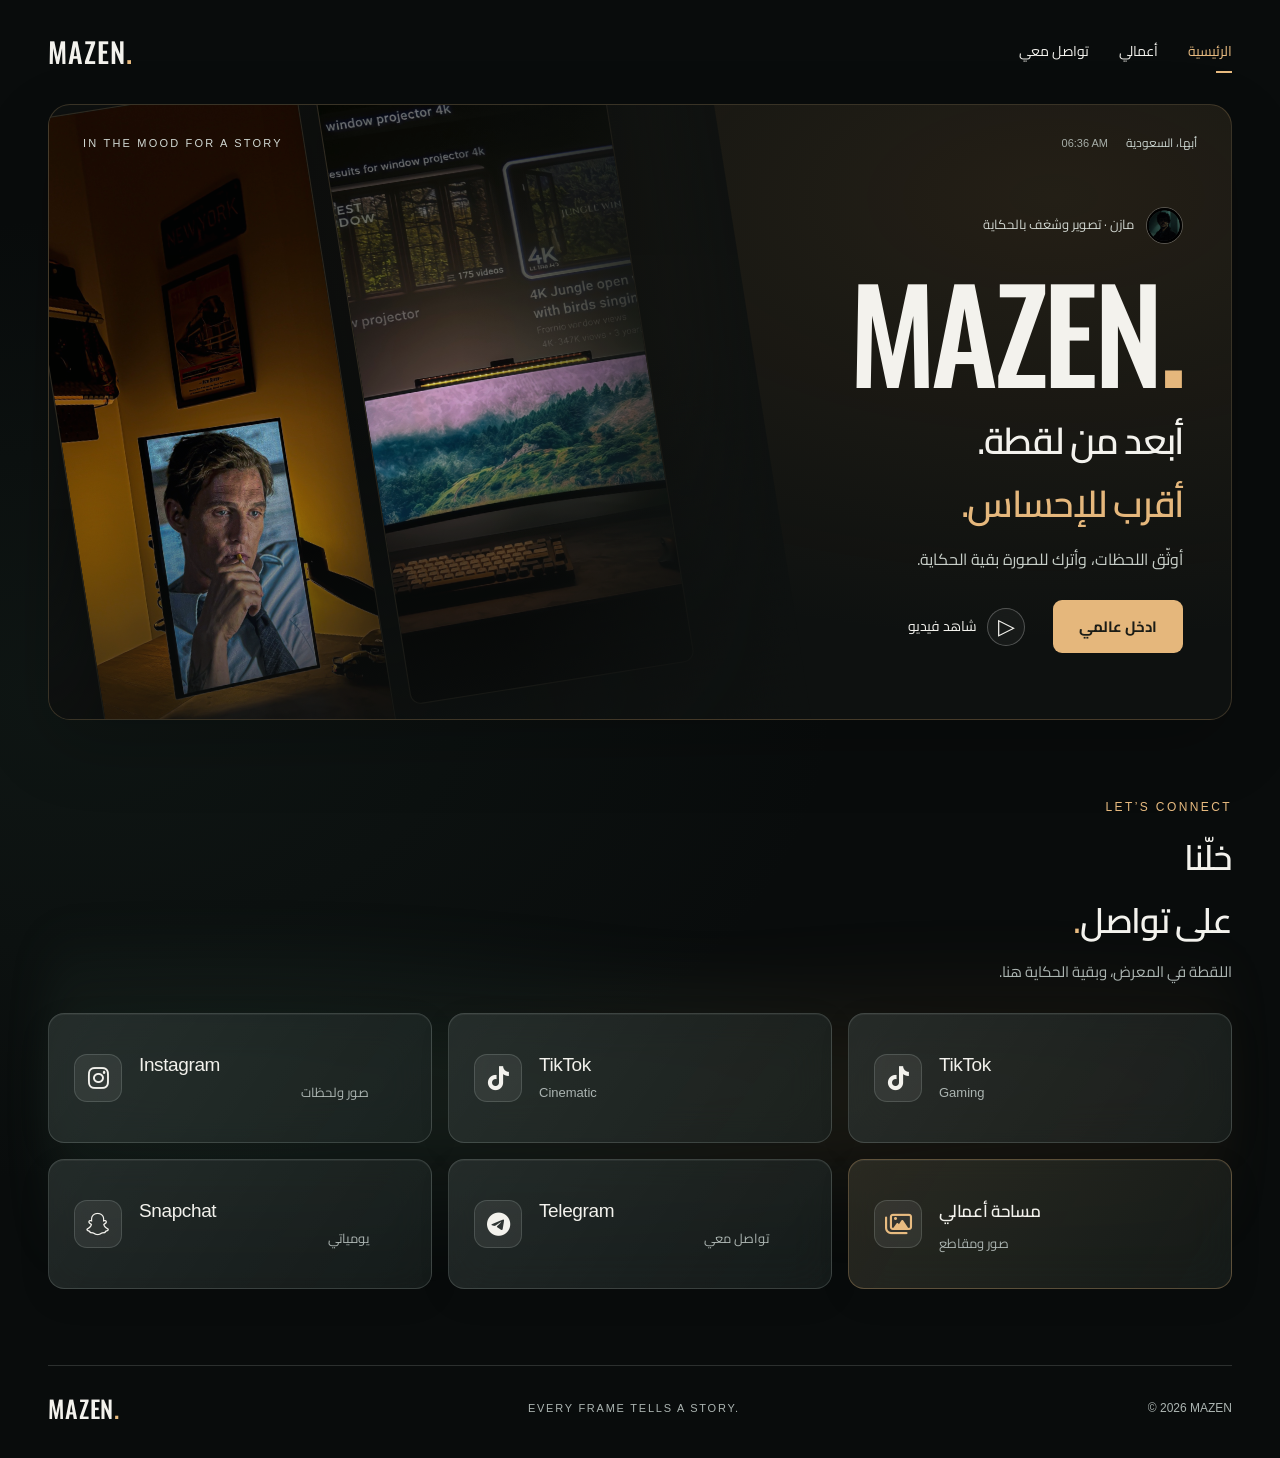
<file: index.html>
<!DOCTYPE html>
<html lang="ar" data-theme="dark">
<head>
    <meta charset="UTF-8">
    <meta name="viewport" content="width=device-width, initial-scale=1.0">
    <meta name="theme-color" content="#0b0e0e">
    <meta name="description" content="مازن — كل لقطة تحكي قصة. تصوير سينمائي وتوثيق اللحظات من أبها، السعودية.">
    <meta property="og:title" content="MAZEN — Every Frame Tells a Story">
    <meta property="og:description" content="كل لقطة تحكي قصة. أوثق اللحظات.">
    <meta property="og:type" content="website">
    <title>MAZEN — Cinematic Stories</title>
    <link rel="icon" type="image/png" sizes="32x32" href="assets/icons/favicon-32.png">
    <link rel="preconnect" href="https://fonts.googleapis.com">
    <link rel="preconnect" href="https://fonts.gstatic.com" crossorigin>
    <link href="https://fonts.googleapis.com/css2?family=Cairo:wght@400;500;600;700&amp;family=Oswald:wght@400;500;600&amp;display=swap" rel="stylesheet">
    <link rel="stylesheet" href="https://cdnjs.cloudflare.com/ajax/libs/font-awesome/6.7.2/css/all.min.css">
    <link rel="stylesheet" href="shared.css?v=20261120-clean">
    <link rel="stylesheet" href="style.css?v=20261120-clean">
    <script async src="https://www.googletagmanager.com/gtag/js?id=G-72DHX7QHQP"></script>
    <script>
        window.dataLayer = window.dataLayer || [];
        function gtag(){dataLayer.push(arguments);}
        gtag('js', new Date());
        gtag('config', 'G-72DHX7QHQP');
    </script>
    <script src="script.js?v=20261120-clean" defer></script>
</head>
<body class="directors-cut">
<a class="skip-link" href="#main">تخطّ إلى المحتوى</a>
<div class="page-shell home-shell"><header class="home-header"><a class="wordmark" href="index.html" lang="en" aria-label="مازن — الرئيسية">MAZEN<span class="brand-dot">.</span></a><nav class="header-links" aria-label="التنقل الرئيسي" dir="rtl"><a href="index.html" aria-current="page">الرئيسية</a><a href="portfolio.html">أعمالي</a><a href="index.html#connect">تواصل معي</a></nav></header>
<main id="main">
<section class="hero" aria-labelledby="name">
 <div class="home-hero-art" aria-hidden="true"><img src="assets/images/portfolio/photo-01-large.jpg" alt="" width="1080" height="1920" fetchpriority="high"><img src="assets/images/portfolio/photo-06-large.jpg" alt="" width="1080" height="1920"></div>
 <div class="hero-top"><span class="eyebrow" lang="en">IN THE MOOD FOR A STORY</span><span class="hero-location" dir="rtl">أبها، السعودية <time id="time" lang="en" dir="ltr"></time></span></div>
 <div class="intro-copy" dir="rtl"><div class="profile-chip"><img src="assets/images/mazen-portrait.jpg" alt="مازن" width="42" height="42"><span>مازن · تصوير وشغف بالحكاية</span></div><h1 id="name" lang="en" dir="ltr">MAZEN<span class="brand-dot">.</span></h1><p class="tagline">أبعد من لقطة.<br class="mobile-break"> <span>أقرب للإحساس.</span></p><p class="intro-description">أوثّق اللحظات، وأترك للصورة بقية الحكاية.</p><div class="intro-actions"><a class="button" href="portfolio.html">ادخل عالمي</a><a class="film-link" href="portfolio.html#videos"><span class="play-icon" aria-hidden="true">▷</span>شاهد فيديو</a></div></div>
</section>
<section class="connect-panel reveal" id="connect" aria-labelledby="connect-title"><div class="contact-glow" aria-hidden="true"></div><div class="section-heading" dir="rtl"><div><p class="eyebrow" lang="en">LET’S CONNECT</p><h2 id="connect-title">خلّنا<br>على تواصل<span class="brand-dot">.</span></h2><p>اللقطة في المعرض، وبقية الحكاية هنا.</p></div></div><nav class="social-grid" aria-label="حسابات التواصل الاجتماعي">
                    <a class="social-card glass" href="https://www.instagram.com/t.11il?igsh=NjBxbmhhcmdrbng3&amp;utm_source=qr">
                        <i class="fa-brands fa-instagram" aria-hidden="true"></i>
                        <span class="social-copy"><strong lang="en">Instagram</strong><span lang="ar" dir="auto">صور ولحظات</span></span>
                        <span class="card-detail" aria-hidden="true"></span>
                    </a>
                    <a class="social-card glass" href="https://www.tiktok.com/@t.02il?_r=1&amp;_t=ZS-98aAoPzMKPs">
                        <i class="fa-brands fa-tiktok" aria-hidden="true"></i>
                        <span class="social-copy"><strong lang="en">TikTok</strong><span lang="en" dir="auto">Cinematic</span></span>
                        <span class="card-detail" aria-hidden="true"></span>
                    </a>
                    <a class="social-card glass" href="https://www.tiktok.com/@zero_j65?_r=1&amp;_t=ZS-98aArBAtcRh">
                        <i class="fa-brands fa-tiktok" aria-hidden="true"></i>
                        <span class="social-copy"><strong lang="en">TikTok</strong><span lang="en" dir="auto">Gaming</span></span>
                        <span class="card-detail" aria-hidden="true"></span>
                    </a>
                    <a class="social-card glass" href="https://snapchat.com/t/84i74TbP">
                        <i class="fa-brands fa-snapchat" aria-hidden="true"></i>
                        <span class="social-copy"><strong lang="en">Snapchat</strong><span lang="ar" dir="auto">يومياتي</span></span>
                        <span class="card-detail" aria-hidden="true"></span>
                    </a>
                    <a class="social-card glass" href="https://t.me/mazendaa">
                        <i class="fa-brands fa-telegram" aria-hidden="true"></i>
                        <span class="social-copy"><strong lang="en">Telegram</strong><span lang="ar" dir="auto">تواصل معي</span></span>
                        <span class="card-detail" aria-hidden="true"></span>
                    </a>
                    <a class="social-card glass work-card" href="portfolio.html"><i class="fa-regular fa-images" aria-hidden="true"></i><span class="social-copy"><strong>مساحة أعمالي</strong><span>صور ومقاطع</span></span><span class="card-detail" aria-hidden="true"></span></a>
                </nav></section>
</main>
<footer class="site-footer"><a class="wordmark" href="index.html" lang="en">MAZEN<span class="brand-dot">.</span></a><span lang="en">EVERY FRAME TELLS A STORY.</span><small lang="en">© 2026 MAZEN</small></footer>
</div>
</body></html>
</file>
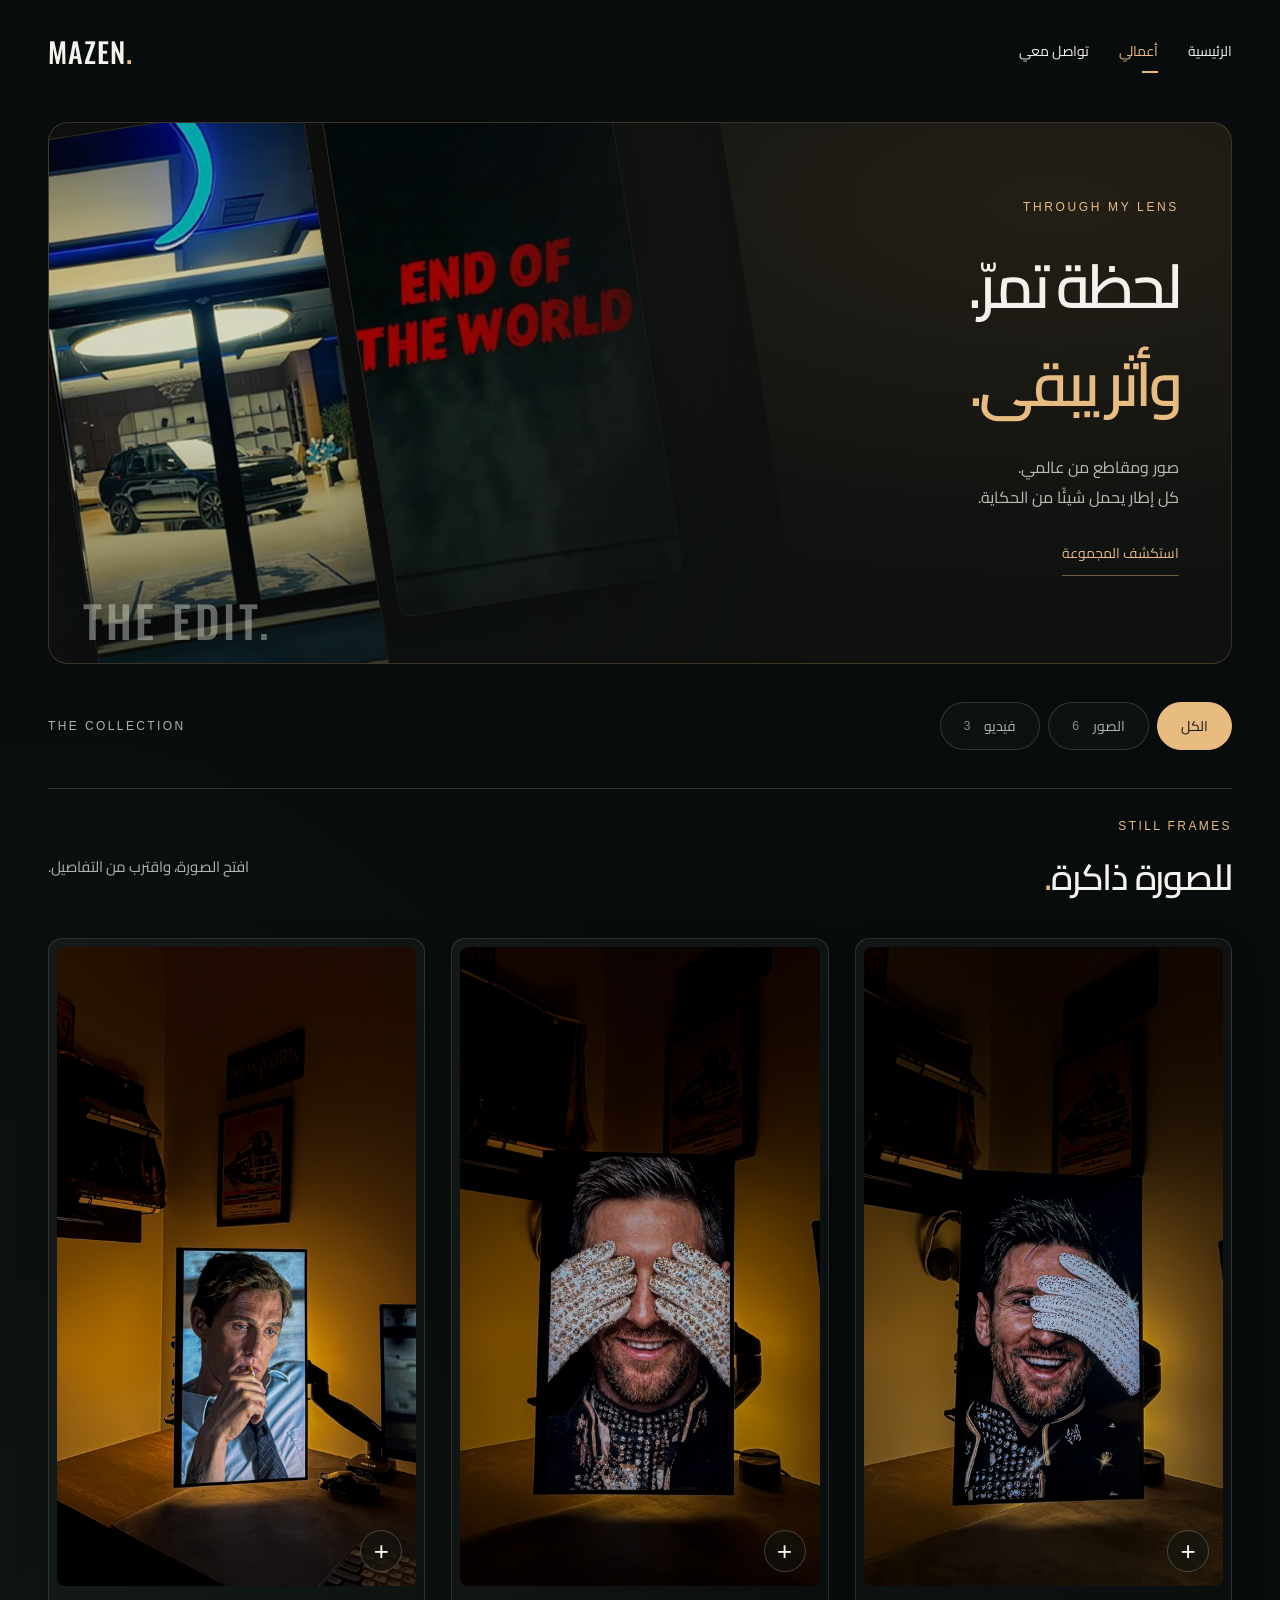
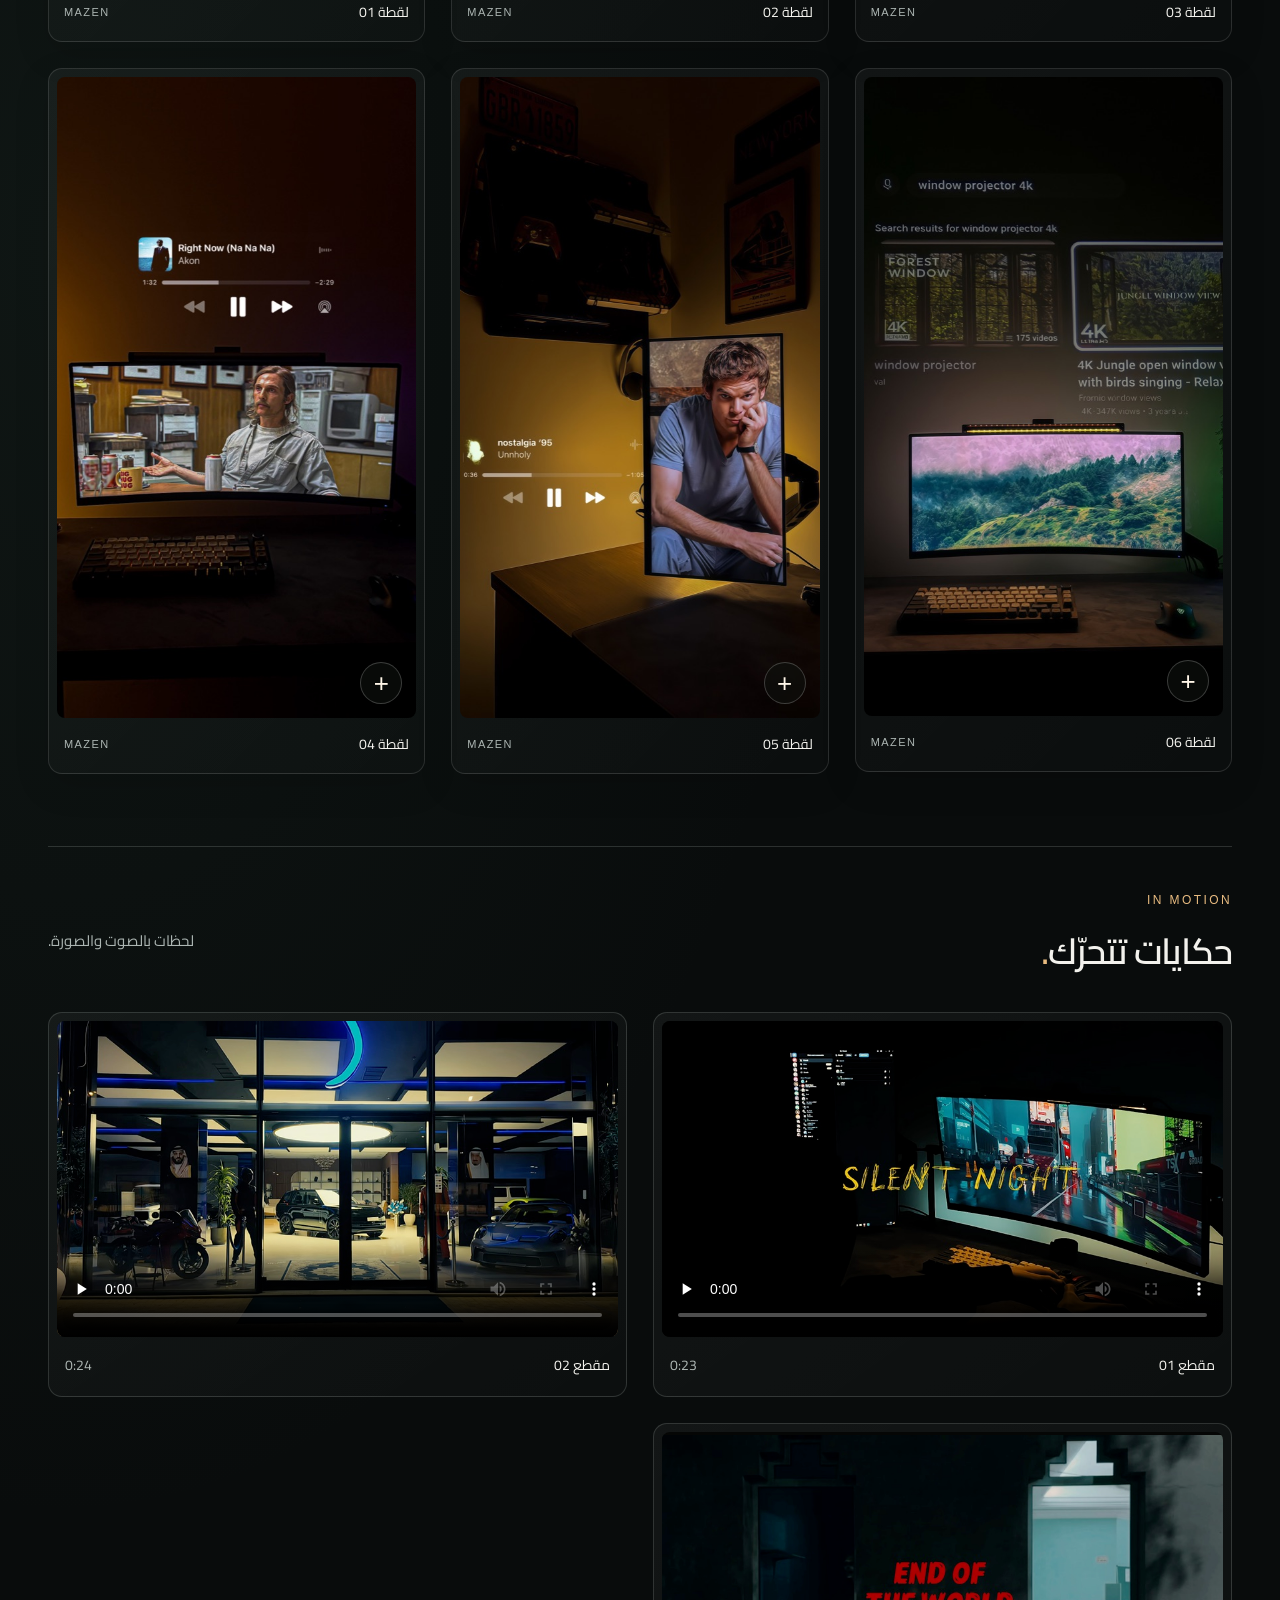
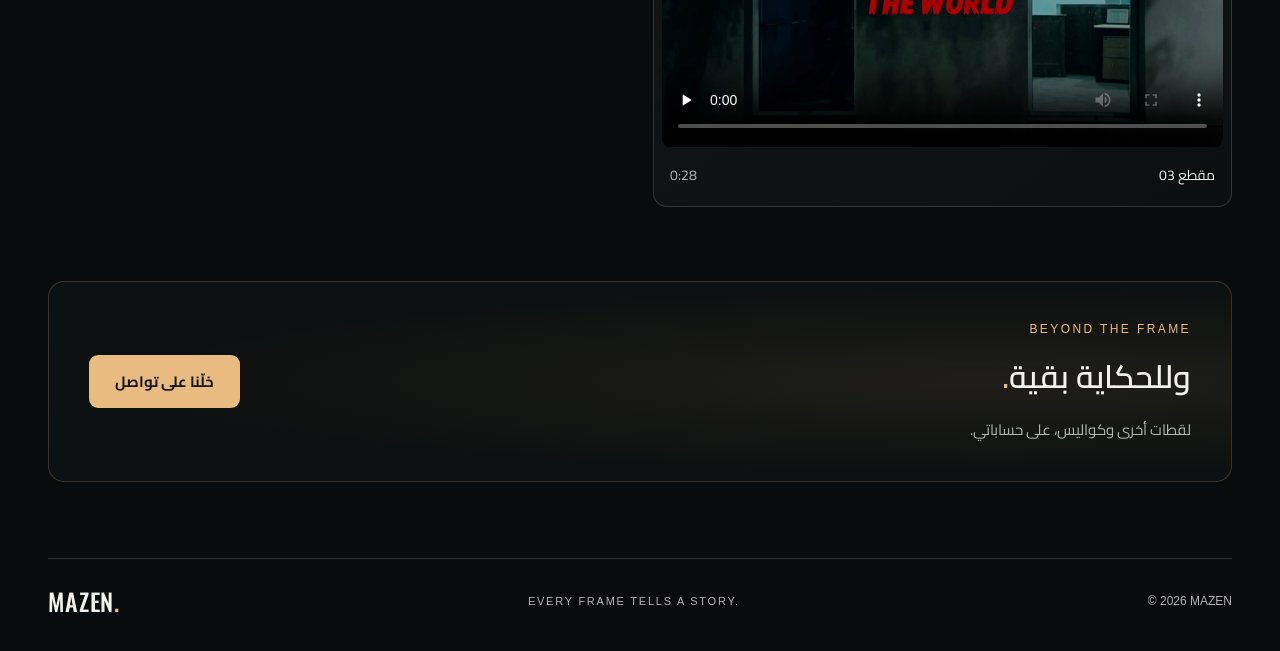
<file: portfolio.html>
<!DOCTYPE html>
<html lang="ar" data-theme="dark">
<head>
    <meta charset="UTF-8">
    <meta name="viewport" content="width=device-width, initial-scale=1.0">
    <meta name="theme-color" content="#0b0e0e">
    <meta name="description" content="مازن — كل لقطة تحكي قصة. تصوير سينمائي وتوثيق اللحظات من أبها، السعودية.">
    <meta property="og:title" content="MAZEN — Every Frame Tells a Story">
    <meta property="og:description" content="كل لقطة تحكي قصة. أوثق اللحظات.">
    <meta property="og:type" content="website">
    <title>Portfolio — MAZEN</title>
    <link rel="icon" type="image/png" sizes="32x32" href="assets/icons/favicon-32.png">
    <link rel="preconnect" href="https://fonts.googleapis.com">
    <link rel="preconnect" href="https://fonts.gstatic.com" crossorigin>
    <link href="https://fonts.googleapis.com/css2?family=Cairo:wght@400;500;600;700&amp;family=Oswald:wght@400;500;600&amp;display=swap" rel="stylesheet">
    <link rel="stylesheet" href="https://cdnjs.cloudflare.com/ajax/libs/font-awesome/6.7.2/css/all.min.css">
    <link rel="stylesheet" href="shared.css?v=20261120-clean">
    <link rel="stylesheet" href="portfolio.css?v=20261120-clean">
    <script async src="https://www.googletagmanager.com/gtag/js?id=G-72DHX7QHQP"></script>
    <script>
        window.dataLayer = window.dataLayer || [];
        function gtag(){dataLayer.push(arguments);}
        gtag('js', new Date());
        gtag('config', 'G-72DHX7QHQP');
    </script>
    <script src="portfolio.js?v=20261120-clean" defer></script>
    <script src="gallery-filters.js?v=20261120-clean" defer></script>
</head>
<body>
    <a class="skip-link" href="#main">تخطّ إلى المحتوى</a>
    <div class="page-shell portfolio-shell">
        <header class="home-header"><a class="wordmark" href="index.html" lang="en" aria-label="مازن — الرئيسية">MAZEN<span class="brand-dot">.</span></a><nav class="header-links" aria-label="التنقل الرئيسي" dir="rtl"><a href="index.html">الرئيسية</a><a href="portfolio.html" aria-current="page">أعمالي</a><a href="index.html#connect">تواصل معي</a></nav></header>
        <main id="main" class="portfolio-main">
            <header class="portfolio-heading">
                <div class="portfolio-hero-art" aria-hidden="true"><img src="assets/images/portfolio/video-02-poster.jpg" alt="" width="1280" height="720" fetchpriority="high"><img src="assets/images/portfolio/video-03-poster.jpg" alt="" width="1280" height="708"></div>
                <div class="portfolio-hero-copy" dir="rtl"><p class="portfolio-label" lang="en">THROUGH MY LENS</p><h1>لحظة تمرّ.<br><span>وأثر يبقى.</span></h1><p class="portfolio-description">صور ومقاطع من عالمي.<br>كل إطار يحمل شيئًا من الحكاية.</p><a class="portfolio-hero-link" href="#collection">استكشف المجموعة</a></div>
                <span class="portfolio-hero-signature" lang="en" aria-hidden="true">THE EDIT.</span>
            </header>
            <div class="collection-bar" id="collection"><p class="collection-label" lang="en">THE COLLECTION</p><nav class="portfolio-sections" aria-label="تصفية الأعمال" dir="rtl">
                <button type="button" data-filter="all" aria-pressed="true" hidden>الكل</button>
                <a href="#photos" data-filter="photos">الصور <span id="photo-count">6</span></a>
                <a href="#videos" data-filter="videos">فيديو <span id="video-count">3</span></a>
            </nav></div>
            <section id="photos" class="gallery-section" aria-labelledby="photos-title">
                <div class="section-heading gallery-heading" dir="rtl"><div><p class="eyebrow" lang="en">STILL FRAMES</p><h2 id="photos-title">للصورة ذاكرة<span class="brand-dot">.</span></h2></div><p>افتح الصورة، واقترب من التفاصيل.</p></div>
                <p id="works-status" role="status" hidden></p><div class="photo-grid">
                    <figure class="photo-card">
                        <a class="photo-link" href="assets/images/portfolio/photo-01-large.jpg" data-photo aria-label="تكبير الصورة 1: ركن مكتب بإضاءة دافئة وشاشة عمودية تعرض مشهدًا سينمائيًا">
                            <img src="assets/images/portfolio/photo-01-thumb.jpg" alt="ركن مكتب بإضاءة دافئة وشاشة عمودية تعرض مشهدًا سينمائيًا" width="540" height="960" loading="eager" decoding="async">
                            <span class="photo-zoom" aria-hidden="true">+</span>
                        </a>
                        <figcaption><span>لقطة 01</span><span lang="en">MAZEN</span></figcaption>
                    </figure>
                    <figure class="photo-card">
                        <a class="photo-link" href="assets/images/portfolio/photo-02-large.jpg" data-photo aria-label="تكبير الصورة 2: شاشة عمودية تعرض بورتريه بقفازين لامعين أمام العينين">
                            <img src="assets/images/portfolio/photo-02-thumb.jpg" alt="شاشة عمودية تعرض بورتريه بقفازين لامعين أمام العينين" width="540" height="960" loading="lazy" decoding="async">
                            <span class="photo-zoom" aria-hidden="true">+</span>
                        </a>
                        <figcaption><span>لقطة 02</span><span lang="en">MAZEN</span></figcaption>
                    </figure>
                    <figure class="photo-card">
                        <a class="photo-link" href="assets/images/portfolio/photo-03-large.jpg" data-photo aria-label="تكبير الصورة 3: لقطة لشاشة عمودية تعرض بورتريه بقفاز لامع أمام إحدى العينين">
                            <img src="assets/images/portfolio/photo-03-thumb.jpg" alt="لقطة لشاشة عمودية تعرض بورتريه بقفاز لامع أمام إحدى العينين" width="540" height="960" loading="lazy" decoding="async">
                            <span class="photo-zoom" aria-hidden="true">+</span>
                        </a>
                        <figcaption><span>لقطة 03</span><span lang="en">MAZEN</span></figcaption>
                    </figure>
                    <figure class="photo-card">
                        <a class="photo-link" href="assets/images/portfolio/photo-04-large.jpg" data-photo aria-label="تكبير الصورة 4: شاشة عريضة تعرض مشهدًا سينمائيًا مع عرض موسيقي على الجدار">
                            <img src="assets/images/portfolio/photo-04-thumb.jpg" alt="شاشة عريضة تعرض مشهدًا سينمائيًا مع عرض موسيقي على الجدار" width="538" height="960" loading="lazy" decoding="async">
                            <span class="photo-zoom" aria-hidden="true">+</span>
                        </a>
                        <figcaption><span>لقطة 04</span><span lang="en">MAZEN</span></figcaption>
                    </figure>
                    <figure class="photo-card">
                        <a class="photo-link" href="assets/images/portfolio/photo-05-large.jpg" data-photo aria-label="تكبير الصورة 5: ركن مكتب بإضاءة ذهبية وشاشة عمودية مع عرض موسيقي على الجدار">
                            <img src="assets/images/portfolio/photo-05-thumb.jpg" alt="ركن مكتب بإضاءة ذهبية وشاشة عمودية مع عرض موسيقي على الجدار" width="538" height="960" loading="lazy" decoding="async">
                            <span class="photo-zoom" aria-hidden="true">+</span>
                        </a>
                        <figcaption><span>لقطة 05</span><span lang="en">MAZEN</span></figcaption>
                    </figure>
                    <figure class="photo-card">
                        <a class="photo-link" href="assets/images/portfolio/photo-06-large.jpg" data-photo aria-label="تكبير الصورة 6: شاشة عريضة تعرض جبالًا خضراء وضبابًا مع إسقاط على الجدار">
                            <img src="assets/images/portfolio/photo-06-thumb.jpg" alt="شاشة عريضة تعرض جبالًا خضراء وضبابًا مع إسقاط على الجدار" width="540" height="960" loading="lazy" decoding="async">
                            <span class="photo-zoom" aria-hidden="true">+</span>
                        </a>
                        <figcaption><span>لقطة 06</span><span lang="en">MAZEN</span></figcaption>
                    </figure>
                </div>
            </section>
            <section id="videos" class="videos-section" aria-labelledby="videos-title" dir="rtl">
                <div class="section-heading gallery-heading"><div><p class="eyebrow" lang="en">IN MOTION</p><h2 id="videos-title">حكايات تتحرّك<span class="brand-dot">.</span></h2></div><p>لحظات بالصوت والصورة.</p></div>
                <div class="video-grid">
                <figure class="video-card">
                    <video controls playsinline preload="none" width="1280" height="720" poster="assets/images/portfolio/video-01-poster.jpg" aria-label="مقطع 01 — تصوير سينمائي لركن المكتب">
                        <source src="assets/video/portfolio-01.mp4" type="video/mp4">
                        متصفحك لا يدعم تشغيل الفيديو. <a href="assets/video/portfolio-01.mp4">افتح المقطع مباشرة</a>.
                    </video>
                    <figcaption><span>مقطع 01</span><span dir="ltr">0:23</span></figcaption>
                </figure>
                <figure class="video-card">
                    <video controls playsinline preload="none" width="1280" height="720" poster="assets/images/portfolio/video-02-poster.jpg" aria-label="مقطع 02 — تصوير سينمائي لمعرض سيارات">
                        <source src="assets/video/portfolio-02.mp4" type="video/mp4">
                        متصفحك لا يدعم تشغيل الفيديو. <a href="assets/video/portfolio-02.mp4">افتح المقطع مباشرة</a>.
                    </video>
                    <figcaption><span>مقطع 02</span><span dir="ltr">0:24</span></figcaption>
                </figure>
                <figure class="video-card">
                    <video controls playsinline preload="none" width="1280" height="708" poster="assets/images/portfolio/video-03-poster.jpg" aria-label="مقطع 03 — مشاهد سينمائية">
                        <source src="assets/video/portfolio-03.mp4" type="video/mp4">
                        متصفحك لا يدعم تشغيل الفيديو. <a href="assets/video/portfolio-03.mp4">افتح المقطع مباشرة</a>.
                    </video>
                    <figcaption><span>مقطع 03</span><span dir="ltr">0:28</span></figcaption>
                </figure>
                </div>
            </section>
            <aside class="portfolio-outro" dir="rtl"><div><p class="eyebrow" lang="en">BEYOND THE FRAME</p><h2>وللحكاية بقية<span class="brand-dot">.</span></h2><p>لقطات أخرى وكواليس، على حساباتي.</p></div><a class="button" href="index.html#connect">خلّنا على تواصل</a></aside>
        </main>
        <footer class="site-footer"><a class="wordmark" href="index.html" lang="en">MAZEN<span class="brand-dot">.</span></a><span lang="en">EVERY FRAME TELLS A STORY.</span><small lang="en">© 2026 MAZEN</small></footer>
    </div>
    <dialog class="photo-dialog" aria-label="عارض الصور" aria-describedby="viewer-caption">
        <div class="viewer-toolbar"><p id="viewer-counter" aria-live="polite" dir="rtl"></p><button class="viewer-close" type="button" aria-label="إغلاق عارض الصور" autofocus>إغلاق <span aria-hidden="true">×</span></button></div>
        <div class="viewer-stage"><img class="viewer-image" alt=""></div>
        <div class="viewer-footer">
            <button class="viewer-prev" type="button" aria-label="الصورة السابقة"><svg class="ui-icon" viewBox="0 0 24 24" fill="none" stroke="currentColor" stroke-width="1.7" stroke-linecap="round" stroke-linejoin="round" aria-hidden="true" focusable="false"><path d="M19 12H5m7-7-7 7 7 7"/></svg></button>
            <p id="viewer-caption" dir="rtl"></p>
            <button class="viewer-next" type="button" aria-label="الصورة التالية"><svg class="ui-icon" viewBox="0 0 24 24" fill="none" stroke="currentColor" stroke-width="1.7" stroke-linecap="round" stroke-linejoin="round" aria-hidden="true" focusable="false"><path d="M5 12h14m-7-7 7 7-7 7"/></svg></button>
        </div>
    </dialog>
</body>
</html>
</file>
<file: shared.css>
:root{color-scheme:dark;--bg:#090c0c;--ink:#f3f2ed;--muted:#acb5b2;--accent:#e8bb80;--line:rgba(223,236,231,.16);--surface:rgba(24,33,31,.55);--surface-hover:rgba(46,59,53,.85);--work-surface:rgba(92,70,43,.28);--icon-surface:rgba(255,255,255,.07);--button-ink:#181712;--button-hover:#f1c995;--body:'Cairo',Arial,sans-serif;--display:'Oswald','Arial Narrow',sans-serif}

*,*::before,*::after{box-sizing:border-box}html{scroll-behavior:smooth;scroll-padding-top:28px}body{margin:0;background:radial-gradient(ellipse at 5% 48%,rgba(47,75,62,.16),transparent 45%),var(--bg);color:var(--ink);font:400 16px/1.8 var(--body);-webkit-font-smoothing:antialiased}h1,h2,h3,p,figure{margin:0}a{color:inherit;text-decoration:none;-webkit-tap-highlight-color:transparent}button,input{font:inherit}button,a,input{-webkit-tap-highlight-color:transparent}button{cursor:pointer}img,video{display:block;max-width:100%}[hidden]{display:none!important}:focus-visible{outline:2px solid var(--accent);outline-offset:5px}::selection{background:var(--accent);color:var(--bg)}.brand-dot{color:var(--accent)}.page-shell{width:min(100% - 96px,1200px);margin-inline:auto;min-height:100svh;display:flex;flex-direction:column}.home-header{display:flex;align-items:center;justify-content:space-between;gap:24px;min-height:104px}.wordmark{font:500 28px/1 var(--display);letter-spacing:.035em}.header-links{display:flex;align-items:center;gap:30px;font-size:14px}.header-links a{display:flex;align-items:center;min-height:44px;position:relative}.header-links a[aria-current]{color:var(--accent)}.header-links a[aria-current]::after{content:'';height:2px;width:16px;background:var(--accent);position:absolute;bottom:1px;right:0}.header-links a:hover,.quiet-link:hover{color:var(--accent)}.button{display:inline-flex;align-items:center;justify-content:center;min-height:52px;padding:12px 25px;background:var(--accent);color:var(--button-ink);border:1px solid transparent;border-radius:9px;font-weight:700;font-size:15px;transition:background .2s,transform .2s}.button:hover{background:var(--button-hover);transform:translateY(-2px)}.quiet-link{display:inline-flex;align-items:center;min-height:44px;font-size:14px;transition:color .2s}.eyebrow{font:12px/1.5 Arial,sans-serif;letter-spacing:.2em;color:var(--accent)}.section-heading{display:flex;justify-content:space-between;align-items:center;gap:20px;margin-bottom:28px}.section-heading h2{font-size:clamp(26px,3vw,35px);font-weight:600;letter-spacing:-.035em}.section-heading .eyebrow{margin-bottom:10px}.section-heading p:not(.eyebrow){color:var(--muted);font-size:15px;margin-top:6px}.glass{background:linear-gradient(125deg,rgba(255,255,255,.07),rgba(255,255,255,.015)),var(--surface);border:1px solid var(--line);box-shadow:inset 0 1px 0 rgba(255,255,255,.05),0 10px 35px rgba(0,0,0,.07);-webkit-backdrop-filter:blur(22px);backdrop-filter:blur(22px)}.site-footer{display:flex;align-items:center;justify-content:space-between;gap:20px;border-top:1px solid var(--line);margin-top:76px;padding:30px 0 38px;color:var(--muted)}.site-footer .wordmark{font-size:24px;color:var(--ink)}.site-footer>span{font:11px Arial;letter-spacing:.16em}.site-footer small{font:12px Arial}.owner-link{font-size:14px}.skip-link{position:fixed;z-index:20;top:12px;left:12px;padding:12px 20px;background:var(--ink);color:var(--bg);transform:translateY(-180%)}.skip-link:focus{transform:none}.ui-icon{display:inline-block;width:20px;height:20px;vertical-align:middle}.motion-toggle{min-height:44px;padding:8px 16px;border:1px solid rgba(255,255,255,.25);border-radius:30px;background:rgba(15,25,22,.55);backdrop-filter:blur(12px);color:#f3f2ed;font-size:13px}.motion-toggle:hover{background:rgba(40,60,50,.8)}
@media(max-width:800px){.page-shell{width:calc(100% - 48px)}.header-links{gap:20px}.home-header{min-height:86px}.site-footer>span{display:none}}
@media(max-width:500px){.page-shell{width:calc(100% - 32px)}.home-header{min-height:80px;gap:12px}.wordmark{font-size:23px}.header-links{gap:13px;font-size:13px}.section-heading{gap:12px;margin-bottom:22px}.section-heading h2{font-size:27px}.section-heading .eyebrow{font-size:11px}.section-heading p:not(.eyebrow){font-size:14px}.site-footer{margin-top:48px;padding:26px 0}.site-footer small{font-size:11px}}
@media(max-width:360px){.header-links{gap:9px;font-size:12px}.wordmark{font-size:21px}.page-shell{width:calc(100% - 24px)}}
@media(prefers-reduced-motion:reduce){html{scroll-behavior:auto}*,*::before,*::after{transition:none!important;animation:none!important}}
</file>
<file: style.css>
.hero{position:relative;isolation:isolate;min-height:580px;border:1px solid rgba(220,236,228,.17);border-radius:22px;overflow:hidden;color:#f3f2ed;background:#111b18;box-shadow:0 25px 70px #0003}.hero-top{display:flex;align-items:center;justify-content:space-between;gap:20px;padding:27px 34px;color:#c6d0cb}.hero-top .eyebrow{color:#d1d8d3;font-size:11px}.hero-location{display:flex;gap:18px;align-items:center;font-size:12px}.hero-location time{font:11px Arial;opacity:.8}.intro-copy{position:relative;width:min(620px,75%);margin:26px 0 66px auto;padding:0 48px}.profile-chip{display:flex;align-items:center;gap:12px;font-size:13px;color:#d0d5cf}.profile-chip img{width:37px;height:37px;object-fit:cover;border-radius:50%;border:1px solid #ffffff40}.intro-copy h1{font:500 clamp(86px,10vw,128px)/1.15 var(--display);text-align:right;letter-spacing:-.035em;margin:13px 0 6px}.intro-copy h1 .brand-dot{color:#e5b77c}.tagline{font-size:clamp(26px,3vw,37px);font-weight:600;line-height:1.7;letter-spacing:-.035em}.tagline span{color:#e5b77c}.intro-description{font-size:16px;color:#c7cec8;margin-top:9px}.intro-actions{display:flex;align-items:center;gap:28px;margin-top:27px}.hero .button{background:#e5b77c;color:#1b1c16}.hero .button:hover{background:#f1c995}.hero .quiet-link{color:#e3e5dc}.hero-bottom{position:absolute;bottom:24px;left:34px;right:34px;display:flex;align-items:center;justify-content:space-between}.hero-bottom>span{font:10px Arial;letter-spacing:.24em;color:#b6c2bb}.hero-bottom .motion-toggle{font-size:12px;min-height:40px}.selected-section{padding-top:70px}.selected-grid{display:grid;grid-template-columns:repeat(3,minmax(0,1fr));gap:20px}.selected-work{position:relative;display:block;aspect-ratio:1.22;overflow:hidden;border-radius:15px;border:1px solid var(--line);background:#141c18;color:#fff}.selected-work::after{content:'';position:absolute;inset:0;background:linear-gradient(0deg,#060e0be8,transparent 75%);pointer-events:none}.selected-work>img{width:100%;height:100%;object-fit:cover;transition:transform .6s}.selected-work:nth-child(2)>img{object-position:center 42%}.selected-work:hover>img{transform:scale(1.045)}.selected-caption{position:absolute;z-index:1;inset:auto 22px 20px;display:flex;align-items:center;justify-content:space-between;gap:14px}.selected-caption h3{font-size:19px;font-weight:600}.selected-caption div>span{font-size:12px;color:#c2ccc7}.play-icon{display:grid;place-items:center;flex:0 0 38px;height:38px;border:1px solid #ffffff40;border-radius:50%;background:#ffffff0a;backdrop-filter:blur(10px);font:22px Arial}.connect-panel{position:relative;isolation:isolate;margin-top:78px}.contact-glow{position:absolute;inset:70px 0 -30px;z-index:-1;background:radial-gradient(ellipse at 15% 50%,rgba(82,123,100,.2),transparent 55%),radial-gradient(ellipse at 80% 50%,rgba(168,117,62,.12),transparent 50%);filter:blur(20px);pointer-events:none}.section-note{font:11px Arial;letter-spacing:.18em;color:var(--muted)}.social-grid{display:grid;grid-template-columns:repeat(3,minmax(0,1fr));gap:16px}.social-card{position:relative;display:grid;grid-template-columns:48px 1fr 20px;align-items:center;gap:17px;min-height:130px;padding:25px;border-radius:16px;transition:transform .25s,border-color .25s,background .25s}.social-card:hover{transform:translateY(-4px);border-color:rgba(229,183,124,.5);background:var(--surface-hover)}.social-card>i{display:grid;place-items:center;width:48px;height:48px;border-radius:13px;border:1px solid var(--line);background:var(--icon-surface);font-size:24px}.social-copy{display:flex;flex-direction:column;gap:7px;min-width:0}.social-copy strong{font:500 19px Arial;letter-spacing:-.02em}.social-copy>span{font-size:13px;line-height:1.5;color:var(--muted)}.social-copy>span[lang=en]{font-family:Arial;font-size:13px}.card-detail{align-self:start;color:var(--muted);font:22px Arial}.work-card{background:linear-gradient(120deg,rgba(229,183,124,.1),rgba(229,183,124,.02)),var(--surface);border-color:rgba(229,183,124,.3)}.work-card>i{color:var(--accent)}.work-card strong{font:600 17px var(--body)}
@media(max-width:950px){.social-card{padding:22px 17px;gap:12px;grid-template-columns:40px 1fr 16px}.social-card>i{width:40px;height:44px}.social-copy strong{font-size:17px}.selected-caption{inset:auto 16px 16px}.selected-caption h3{font-size:17px}.intro-copy{padding:0 34px}}
@media(max-width:700px){.hero{min-height:570px}.hero-top{padding:22px}.hero-location time{display:none}.hero-top .eyebrow{font-size:10px}.intro-copy{width:100%;padding:0 26px;margin-top:68px;margin-bottom:90px}.intro-copy h1{font-size:clamp(82px,17vw,114px)}.hero-bottom{left:22px;right:22px;bottom:20px}.hero-bottom>span{font-size:9px;letter-spacing:.13em}.tagline{font-size:30px}.intro-description{font-size:15px}.intro-actions{gap:24px}.selected-section{padding-top:45px}.selected-grid{gap:12px;grid-template-columns:1fr 1fr}.selected-work{aspect-ratio:.85}.selected-work:first-child{grid-column:1/-1;aspect-ratio:1.8}.selected-caption h3{font-size:16px}.selected-caption .play-icon{display:none}.selected-work:first-child .play-icon{display:grid}.selected-caption div>span{font-size:12px}.connect-panel{margin-top:48px}.social-grid{grid-template-columns:1fr 1fr;gap:12px}.social-card{display:flex;flex-direction:column;align-items:flex-start;gap:18px;padding:20px;min-height:180px}.social-card>i{width:44px;height:44px;font-size:23px}.social-copy strong{font-size:18px}.social-copy>span{font-size:13px}.card-detail{position:absolute;right:18px;top:20px}.work-card strong{font-size:16px}.section-note{display:none}}
@media(max-width:380px){.hero{min-height:550px}.hero-top{padding:19px 16px;gap:10px}.hero-location{font-size:11px}.intro-copy{padding:0 20px;margin-top:56px}.intro-copy h1{font-size:78px}.tagline{font-size:26px}.intro-description{font-size:14px}.intro-actions{gap:14px}.intro-actions .button{padding-inline:17px;font-size:14px}.intro-actions .quiet-link{font-size:13px}.social-card{padding:17px;min-height:172px}.social-copy strong{font-size:16px}.work-card strong{font-size:15px}.hero-bottom>span{font-size:8px}.selected-caption{inset:auto 12px 14px}.selected-caption h3{font-size:14px}}

/* Match the tilted-photo backdrop from the collection's opening scene. */
.hero {
    background: radial-gradient(ellipse at 85% 15%, rgba(129,91,48,.19), transparent 60%), #0e1110;
    border-color: rgba(229,183,124,.2);
}
.home-hero-art {
    position: absolute;
    z-index: -1;
    inset: 0 auto 0 0;
    width: 50%;
    display: grid;
    grid-template-columns: repeat(2, minmax(0, 1fr));
    gap: 16px;
    padding: 0 16px 0 36px;
    transform: rotate(-9deg) scale(1.1);
    opacity: .88;
    pointer-events: none;
}
.home-hero-art::after {
    content: '';
    position: absolute;
    inset: -80px;
    background: linear-gradient(0deg, #0e1110, transparent 50%), linear-gradient(90deg, transparent 65%, #0e1110);
}
.home-hero-art img {
    width: 100%;
    height: 640px;
    object-fit: cover;
    border: 1px solid #e5b77c2b;
    border-radius: 10px;
    box-shadow: 0 20px 45px #0007;
}
.home-hero-art img:last-child { transform: translateY(-60px); }
@media (max-width: 700px) {
    .home-hero-art {
        width: 68%;
        padding-left: 15px;
        gap: 10px;
        opacity: .4;
        transform: rotate(-8deg) scale(1.1);
    }
    .home-hero-art::after {
        background: linear-gradient(270deg, #0e1110 2%, transparent), linear-gradient(0deg, #0e1110, transparent);
    }
}

/* Keep the video link and its icon aligned after simplifying the hero. */
.film-link { display: inline-flex; align-items: center; gap: 10px; min-height: 44px; font-size: 14px; }
.film-link .play-icon { width: 38px; flex-shrink: 0; }
</file>
<file: portfolio.css>
/* The collection: quiet charcoal, warm light, and full-frame photography. */
.portfolio-shell { width: min(100% - 96px, 1200px); }
.portfolio-main { padding-top: 18px; }
.portfolio-heading { position: relative; isolation: isolate; display: grid; grid-template-columns: 1fr 1fr; min-height: 490px; overflow: hidden; border: 1px solid rgba(229,183,124,.2); border-radius: 20px; background: radial-gradient(ellipse at 85% 15%, rgba(129,91,48,.19), transparent 60%), #0e1110; }
.portfolio-hero-copy { position: relative; z-index: 2; padding: 52px 52px 64px 32px; align-self: center; }
.portfolio-label { color: var(--accent); font: 12px/1.6 Arial,sans-serif; letter-spacing: .22em; }
.portfolio-heading h1 { margin: 20px 0 18px; font-size: clamp(38px, 4.8vw, 66px); font-weight: 600; line-height: 1.6; letter-spacing: -.06em; }
.portfolio-heading h1 > span { color: var(--accent); }
.portfolio-description { color: #b8bdb7; font-size: 16px; line-height: 1.9; }
.portfolio-hero-link { display: inline-flex; align-items: center; min-height: 44px; margin-top: 20px; font-size: 14px; color: var(--accent); border-bottom: 1px solid rgba(229,183,124,.45); transition: color .2s; }
.portfolio-hero-link:hover { color: #fff2dc; }
.portfolio-hero-art { position: relative; display: grid; grid-template-columns: 1fr 1fr; gap: 16px; align-self: stretch; padding: 0 16px 0 36px; transform: rotate(-9deg) scale(1.1); opacity: .88; }
.portfolio-hero-art::after { position: absolute; content: ''; inset: -80px; pointer-events: none; background: linear-gradient(0deg, #0e1110, transparent 50%), linear-gradient(90deg, transparent 65%, #0e1110); }
.portfolio-hero-art img { width: 100%; height: 540px; object-fit: cover; border: 1px solid #e5b77c2b; border-radius: 10px; box-shadow: 0 20px 45px #0007; }
.portfolio-hero-art img:last-child { transform: translateY(-60px); }
.portfolio-hero-signature { position: absolute; z-index: 1; left: 34px; bottom: 20px; font: 500 44px/1 var(--display); letter-spacing: .08em; color: #e3e6db6b; }
.collection-bar { display: flex; align-items: center; justify-content: space-between; gap: 20px; padding: 38px 0; margin-bottom: 28px; border-bottom: 1px solid var(--line); scroll-margin-top: 28px; }
.collection-label { font: 12px Arial,sans-serif; letter-spacing: .2em; color: var(--muted); }
.portfolio-sections { display: flex; align-items: center; gap: 8px; }
.portfolio-sections a, .portfolio-sections button { display: inline-flex; align-items: center; justify-content: center; gap: 14px; min-height: 48px; padding: 9px 23px; border: 1px solid var(--line); border-radius: 30px; font: 400 14px var(--body); background: rgba(255,255,255,.025); color: var(--muted); transition: color .2s, background .2s, border-color .2s; }
.portfolio-sections a:hover, .portfolio-sections button:hover { color: var(--ink); border-color: var(--accent); }
.portfolio-sections .is-selected { background: var(--accent); color: #151611; border-color: var(--accent); }
.portfolio-sections a span { font: 12px Arial,sans-serif; opacity: .75; }
.gallery-section, .videos-section { scroll-margin-top: 30px; }
.gallery-heading { margin-bottom: 28px; }
.gallery-heading h2 { font-size: clamp(27px,3vw,36px); font-weight: 600; }
.gallery-heading > p { font-size: 14px; color: var(--muted); }
.photo-grid { display: grid; grid-template-columns: repeat(3,minmax(0,1fr)); align-items: start; gap: 26px; }
.photo-card { min-width: 0; margin: 0; padding: 8px 8px 16px; border: 1px solid rgba(255,255,255,.12); border-radius: 14px; background: linear-gradient(135deg,rgba(255,255,255,.045),rgba(255,255,255,.01)); box-shadow: 0 12px 35px #0002; transition: border-color .3s, transform .3s; }
.photo-card:hover { border-color: rgba(229,183,124,.45); transform: translateY(-4px); }
.photo-link { position: relative; display: block; overflow: hidden; border-radius: 8px; background: #111512; }
.photo-link img { width: 100%; height: auto; transition: filter .35s; }
.photo-link:hover img { filter: brightness(1.12); }
.photo-link:focus-visible { outline-offset: 4px; }
.photo-zoom { position: absolute; bottom: 14px; right: 14px; display: grid; place-items: center; width: 42px; height: 42px; border: 1px solid #ffffff35; border-radius: 50%; background: #10151085; -webkit-backdrop-filter: blur(16px); backdrop-filter: blur(16px); color: #fff6e8; font: 26px/1 Arial,sans-serif; }
.photo-card figcaption { display: flex; justify-content: space-between; align-items: start; gap: 12px; padding: 14px 7px 0; direction: rtl; font-size: 14px; color: var(--ink); overflow-wrap: anywhere; }
.photo-card figcaption [lang=en] { color: var(--muted); font: 11px/25px Arial,sans-serif; letter-spacing: .13em; }
.videos-section { margin-top: 72px; padding-top: 44px; border-top: 1px solid var(--line); }
.videos-section.is-filtered { margin-top: 0; padding-top: 0; border: 0; }
.video-grid { display: grid; grid-template-columns: repeat(2,minmax(0,1fr)); gap: 26px; }
.video-card { min-width: 0; margin: 0; padding: 8px 8px 18px; border: 1px solid var(--line); border-radius: 14px; background: linear-gradient(145deg,rgba(255,255,255,.045),rgba(255,255,255,.015)); }
.video-card video { width: 100%; height: auto; aspect-ratio: 16/9; border-radius: 8px; object-fit: contain; background: #050605; direction: ltr; }
.video-card figcaption { display: flex; justify-content: space-between; gap: 14px; padding: 16px 8px 0; font-size: 14px; color: var(--muted); overflow-wrap: anywhere; }
.video-card figcaption span:first-child { color: var(--ink); }
.portfolio-outro { display: flex; align-items: center; justify-content: space-between; gap: 30px; margin-top: 74px; padding: 38px 40px; border: 1px solid rgba(229,183,124,.2); border-radius: 16px; background: radial-gradient(ellipse at 80% 50%,rgba(229,183,124,.08),transparent 65%), rgba(255,255,255,.02); }
.portfolio-outro h2 { margin: 10px 0; font-size: 32px; font-weight: 600; }
.portfolio-outro p:not(.eyebrow) { color: var(--muted); font-size: 15px; }
.portfolio-outro .button { flex-shrink: 0; }
#works-status { font-size: 14px; color: var(--muted); padding: 14px 0; }
/* Native dialog retains keyboard focus and supports Escape. */
body.viewer-open { overflow: hidden; }
.photo-dialog { width: min(calc(100% - 24px),1050px); max-width: none; max-height: calc(100dvh - 24px); padding: 20px; border: 1px solid var(--line); border-radius: 18px; background: #0c100e; color: var(--ink); }
.photo-dialog::backdrop { background: #020503ed; -webkit-backdrop-filter: blur(12px); backdrop-filter: blur(12px); }
.viewer-toolbar { display: flex; align-items: center; justify-content: space-between; gap: 16px; margin-bottom: 12px; }
#viewer-counter { font-size: 14px; color: var(--muted); }
.viewer-close, .viewer-prev, .viewer-next { min-width: 44px; min-height: 44px; border: 1px solid var(--line); border-radius: 30px; color: var(--ink); background: rgba(255,255,255,.04); cursor: pointer; }
.viewer-close { display: flex; align-items: center; gap: 15px; padding: 8px 16px; font-size: 14px; }
.viewer-close span { font: 24px Arial,sans-serif; }
.viewer-prev, .viewer-next { display: grid; place-items: center; }
.viewer-close:hover, .viewer-prev:hover, .viewer-next:hover { border-color: var(--accent); }
.viewer-stage { display: flex; justify-content: center; align-items: center; min-height: 120px; }
.viewer-image { width: 100%; height: 65dvh; object-fit: contain; }
.viewer-footer { display: grid; grid-template-columns: 44px 1fr 44px; align-items: center; gap: 16px; margin-top: 12px; }
#viewer-caption { text-align: center; font-size: 14px; line-height: 1.6; color: var(--muted); }
@media (max-width:900px) {
    .portfolio-shell { width: calc(100% - 48px); }
    .portfolio-hero-copy { padding: 38px 30px 48px 22px; }
    .portfolio-heading { min-height: 430px; }
    .portfolio-heading h1 { font-size: 45px; }
    .portfolio-hero-art { padding-left: 15px; gap: 10px; }
    .portfolio-hero-art img { height: 480px; }
    .photo-grid, .video-grid { gap: 18px; }
}
@media (max-width:700px) {
    .portfolio-main { padding-top: 6px; }
    .portfolio-heading { min-height: 500px; grid-template-columns: 1fr; }
    .portfolio-hero-copy { grid-area: 1/1; padding: 42px 28px 80px; align-self: center; }
    .portfolio-heading h1 { font-size: 48px; }
    .portfolio-description { color: #c4c8bf; }
    .portfolio-hero-art { grid-area: 1/1; position: absolute; inset: 0; width: 68%; opacity: .4; transform: rotate(-8deg) scale(1.1); }
    .portfolio-hero-art::after { background: linear-gradient(270deg,#0e1110 2%,transparent),linear-gradient(0deg,#0e1110,transparent); }
    .portfolio-hero-art img { height: 570px; }
    .portfolio-hero-signature { font-size: 28px; left: 24px; bottom: 24px; }
    .collection-bar { padding: 26px 0; margin-bottom: 30px; gap: 12px; }
    .collection-label { display: none; }
    .portfolio-sections { width: 100%; justify-content: center; gap: 8px; }
    .portfolio-sections a, .portfolio-sections button { padding: 9px 23px; }
    .gallery-heading { align-items: start; flex-direction: column; gap: 6px; }
    .gallery-heading > p { font-size: 13px; margin-top: 0; }
    .photo-grid { grid-template-columns: repeat(2,minmax(0,1fr)); gap: 14px; }
    .photo-card { padding: 6px 6px 12px; border-radius: 12px; }
    .photo-card figcaption { font-size: 13px; padding: 10px 4px 0; }
    .photo-card figcaption [lang=en] { display: none; }
    .photo-zoom { width: 34px; height: 34px; right: 10px; bottom: 10px; font-size: 23px; }
    .video-grid { grid-template-columns: 1fr; gap: 18px; }
    .videos-section { margin-top: 44px; padding-top: 34px; }
    .portfolio-outro { margin-top: 48px; padding: 30px 24px; flex-direction: column; align-items: start; gap: 24px; }
    .portfolio-outro h2 { font-size: 29px; }
    .photo-dialog { padding: 12px; }
    .viewer-image { height: 58dvh; }
    .viewer-footer { gap: 10px; }
    #viewer-caption { font-size: 13px; }
}
@media (max-width:500px) {
    .portfolio-shell { width: calc(100% - 32px); }
    .portfolio-heading { border-radius: 16px; min-height: 460px; }
    .portfolio-hero-copy { padding: 35px 24px 80px; }
    .portfolio-heading h1 { font-size: 44px; }
    .portfolio-label { font-size: 11px; }
    .portfolio-description { font-size: 15px; }
    .portfolio-sections a, .portfolio-sections button { padding-inline: 19px; font-size: 14px; gap: 10px; }
    .gallery-heading h2 { font-size: 28px; }
}
@media (max-width:360px) {
    .portfolio-shell { width: calc(100% - 24px); }
    .portfolio-heading h1 { font-size: 40px; }
    .portfolio-sections a, .portfolio-sections button { padding-inline: 15px; }
}
@media (max-height:500px) and (orientation:landscape) {
    .viewer-image { height: 45dvh; }
    .photo-dialog { padding: 10px; }
    .viewer-toolbar { margin-bottom: 6px; }
    .viewer-footer { margin-top: 6px; }
}
</file>
